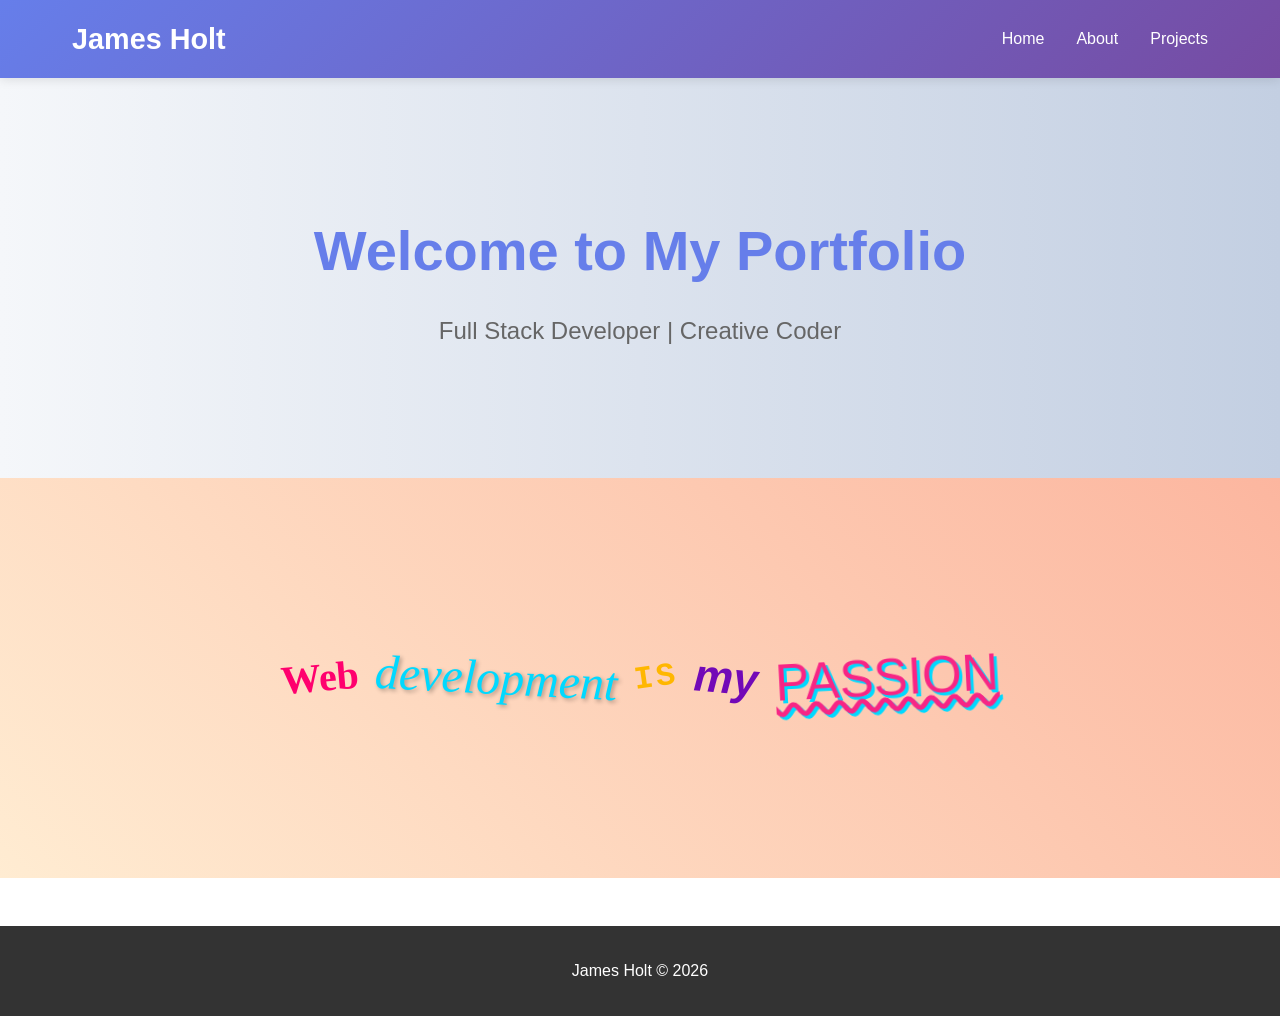
<file: index.html>
<!DOCTYPE html>
<html>
    <head>
        <meta charset="utf-8">
        <meta name="viewport" content="width=device-width">
        <meta name="description" content="jameswholt.com">
        <meta name="author" content="James Holt">
        <title>James Holt | Home</title> 
        <link rel="stylesheet" href="./css/style.css">
    </head>
    <body>
        <header>
            <nav class="navbar">
                <div class="logo">James Holt</div>
                <ul class="nav-links">
                    <li><a href="#home">Home</a></li>
                    <li><a href="#about">About</a></li>
                    <li><a href="#projects">Projects</a></li>
                </ul>
            </nav>
        </header>

        <main>
            <section class="hero">
                <h1>Welcome to My Portfolio</h1>
                <p>Full Stack Developer | Creative Coder</p>
            </section>

            <section class="passion">
                <div class="passion-text">
                    <span class="passion-word" style="color: #FF006E; font-family: 'Comic Sans MS'; font-size: 2.5rem; font-weight: bold; transform: rotate(-5deg);">Web</span>
                    <span class="passion-word" style="color: #00D9FF; font-family: 'Georgia', serif; font-size: 3rem; font-style: italic; transform: rotate(3deg); text-shadow: 2px 2px 4px rgba(0,0,0,0.3);">development</span>
                    <span class="passion-word" style="color: #FFB700; font-family: 'Courier New', monospace; font-size: 2rem; font-weight: 900; text-transform: uppercase; transform: rotate(-8deg); letter-spacing: 3px;">is</span>
                    <span class="passion-word" style="color: #7209B7; font-family: 'Trebuchet MS', sans-serif; font-size: 2.8rem; font-weight: bold; transform: skewX(-10deg) rotate(5deg);">my</span>
                    <span class="passion-word" style="color: #F72585; font-family: 'Impact', sans-serif; font-size: 3.2rem; transform: rotate(-3deg); text-decoration: underline wavy; filter: drop-shadow(3px 3px 0px #00D9FF);">PASSION</span>
                </div>
            </section>
        </main>

        <footer>
            <p>James Holt &copy; 2026</p>
        </footer>
    </body>
</html>
</file>
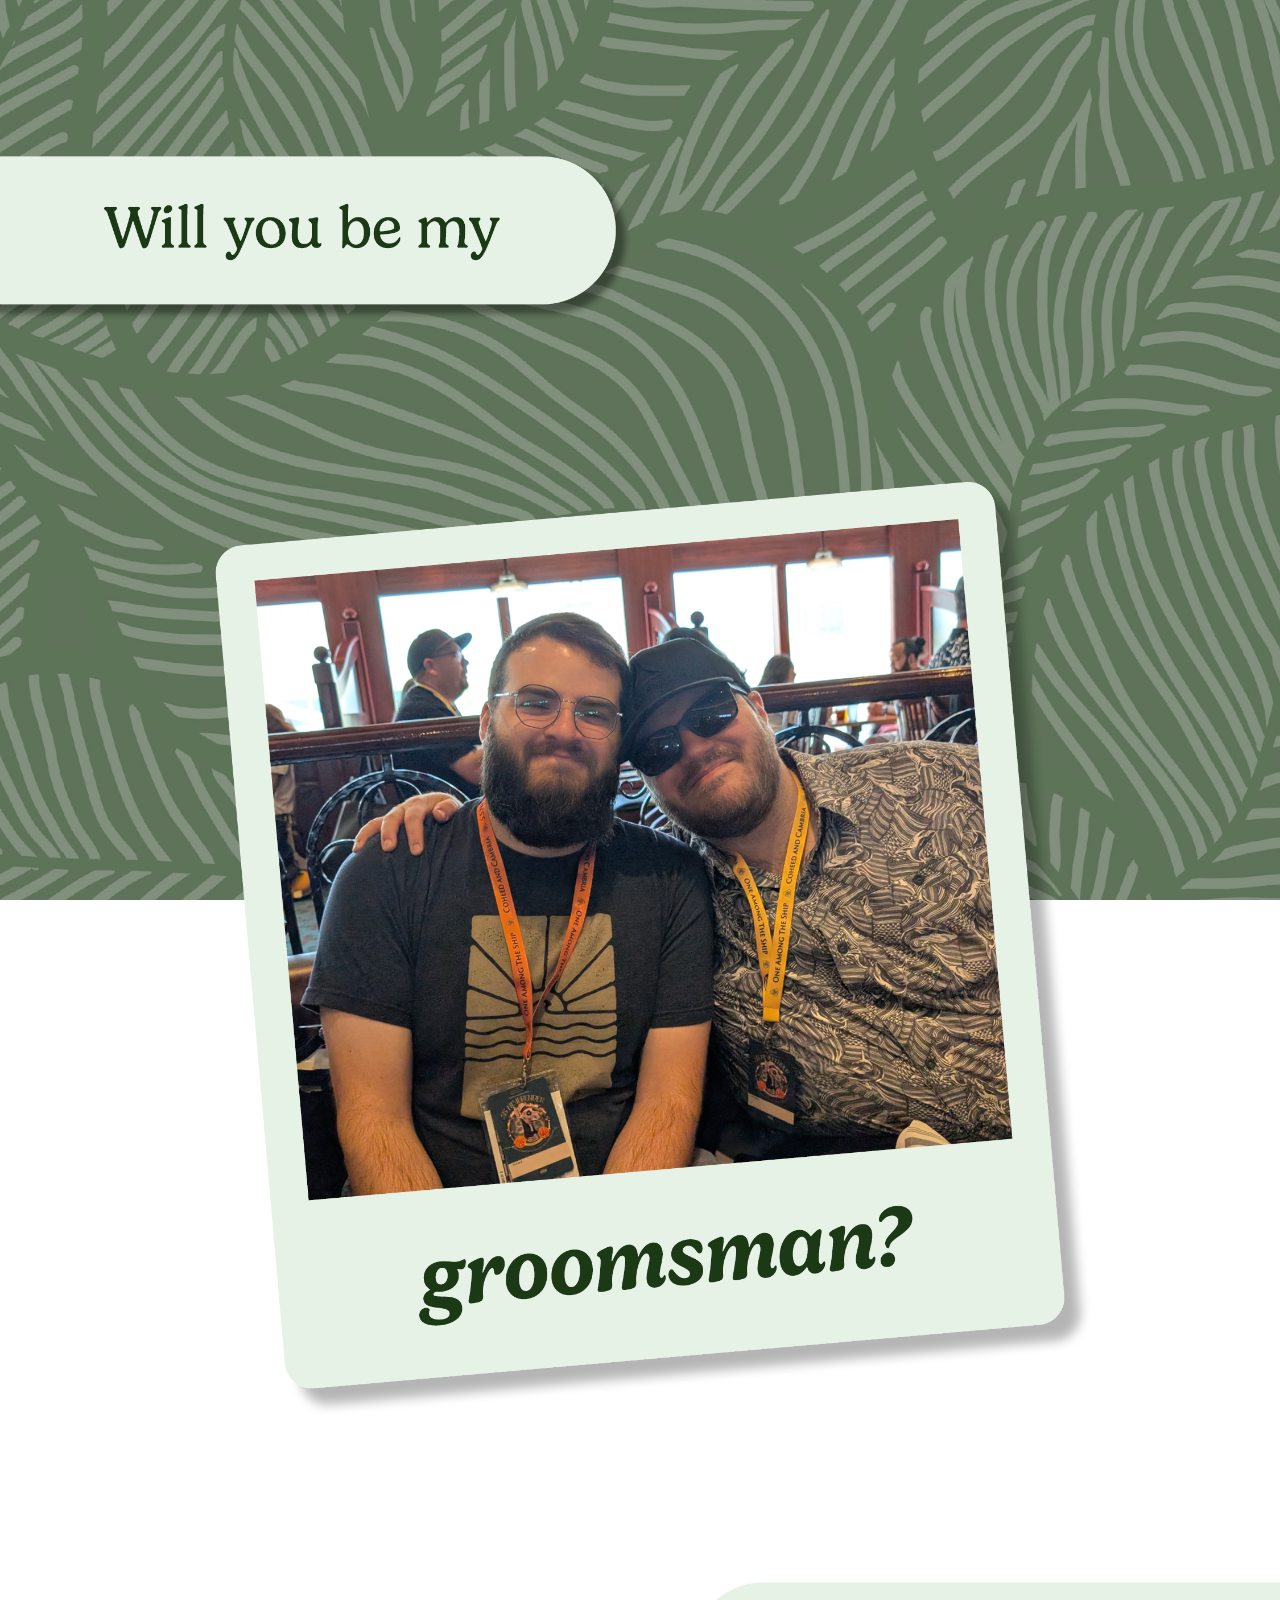
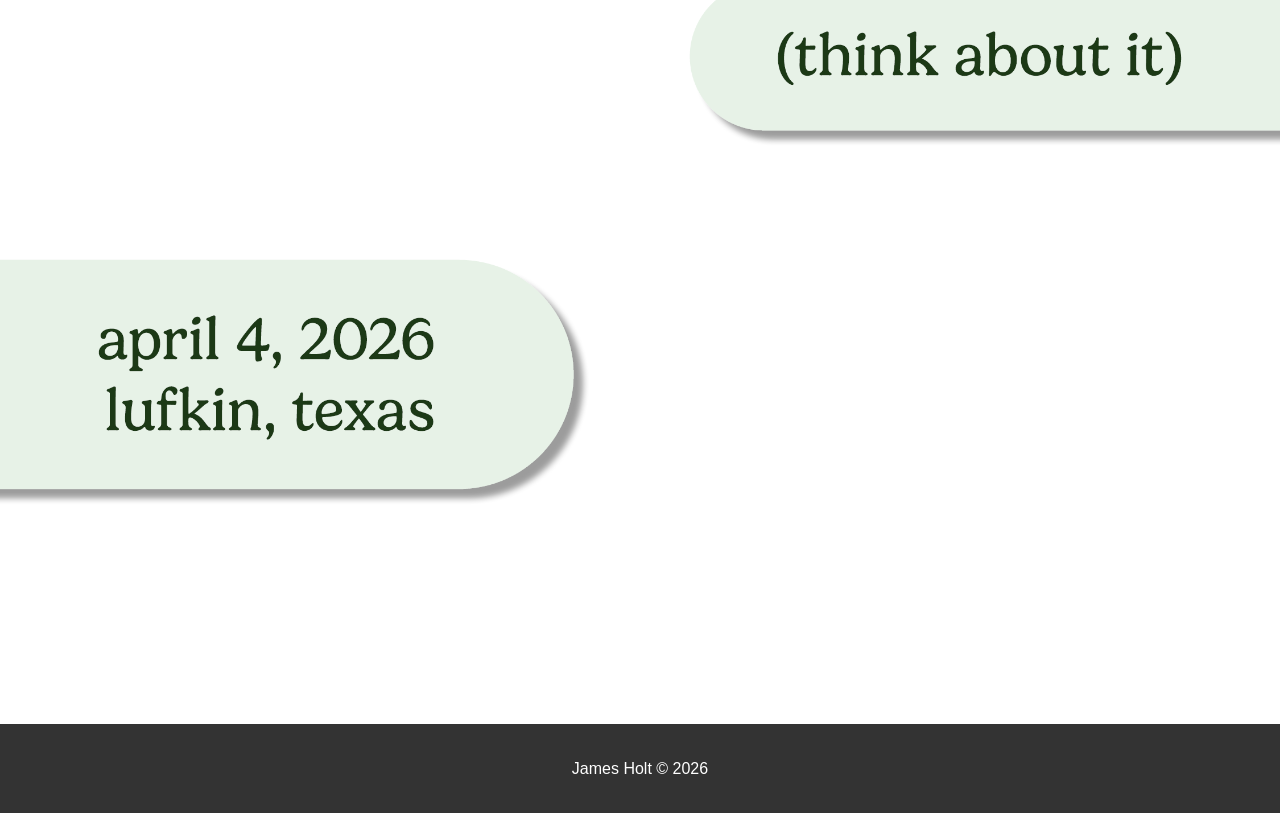
<file: groomsmen/chris.html>
<!DOCTYPE html>
<html>

<head>
    <meta charset="uft-8">
    <meta name="viewport" content="width=device-width, initial-scale=1.0">
    <meta name="description" content="jameswholt.com">
    <meta name="author" content="James Holt">
    <title>Groomsmen | Chris</title>
    <link rel="stylesheet" href="../css/style.css">
</head>

<body class="groomsmen-page">
    <div class="image-container">
        <img src="../img/Groomsmen_Chris.png" alt="Chris">
    </div>

    <footer>
        <p>James Holt &copy; 2026</p>
    </footer>
</body>

</html>
</file>
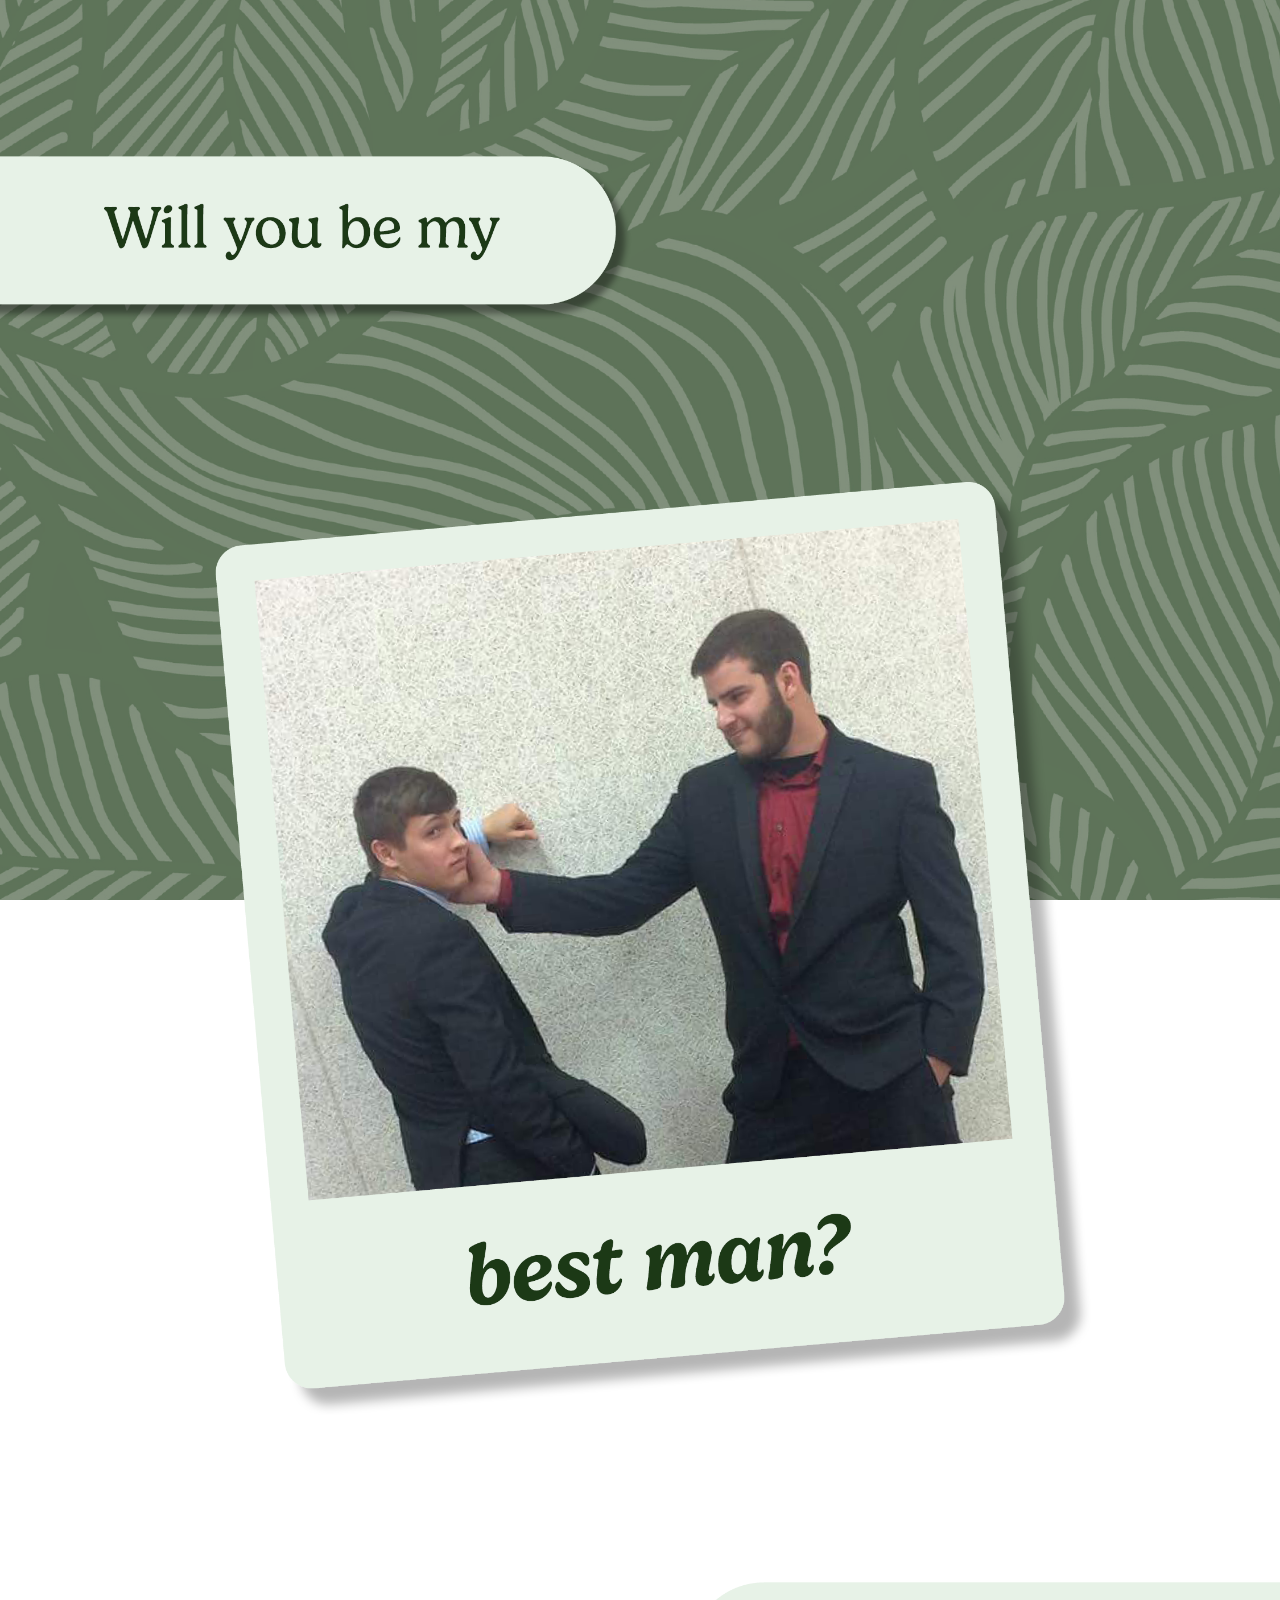
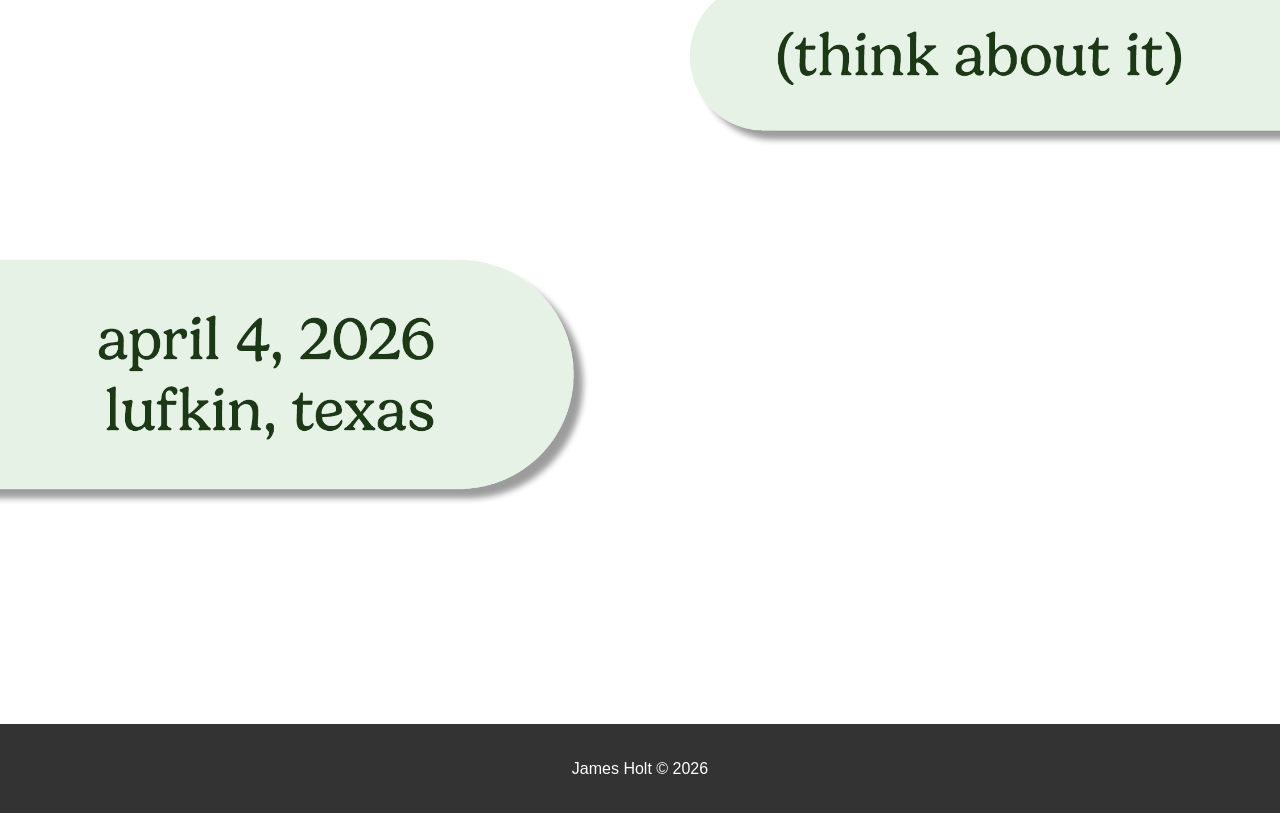
<file: groomsmen/dillon.html>
<!DOCTYPE html>
<html>

<head>
    <meta charset="uft-8">
    <meta name="viewport" content="width=device-width, initial-scale=1.0">
    <meta name="description" content="jameswholt.com">
    <meta name="author" content="James Holt">
    <title>Groomsmen | Dillon</title>
    <link rel="stylesheet" href="../css/style.css">
</head>

<body class="groomsmen-page">
    <div class="image-container">
        <img src="../img/Groomsmen_Dillon.png" alt="Dillon">
    </div>

    <footer>
        <p>James Holt &copy; 2026</p>
    </footer>
</body>

</html>
</file>
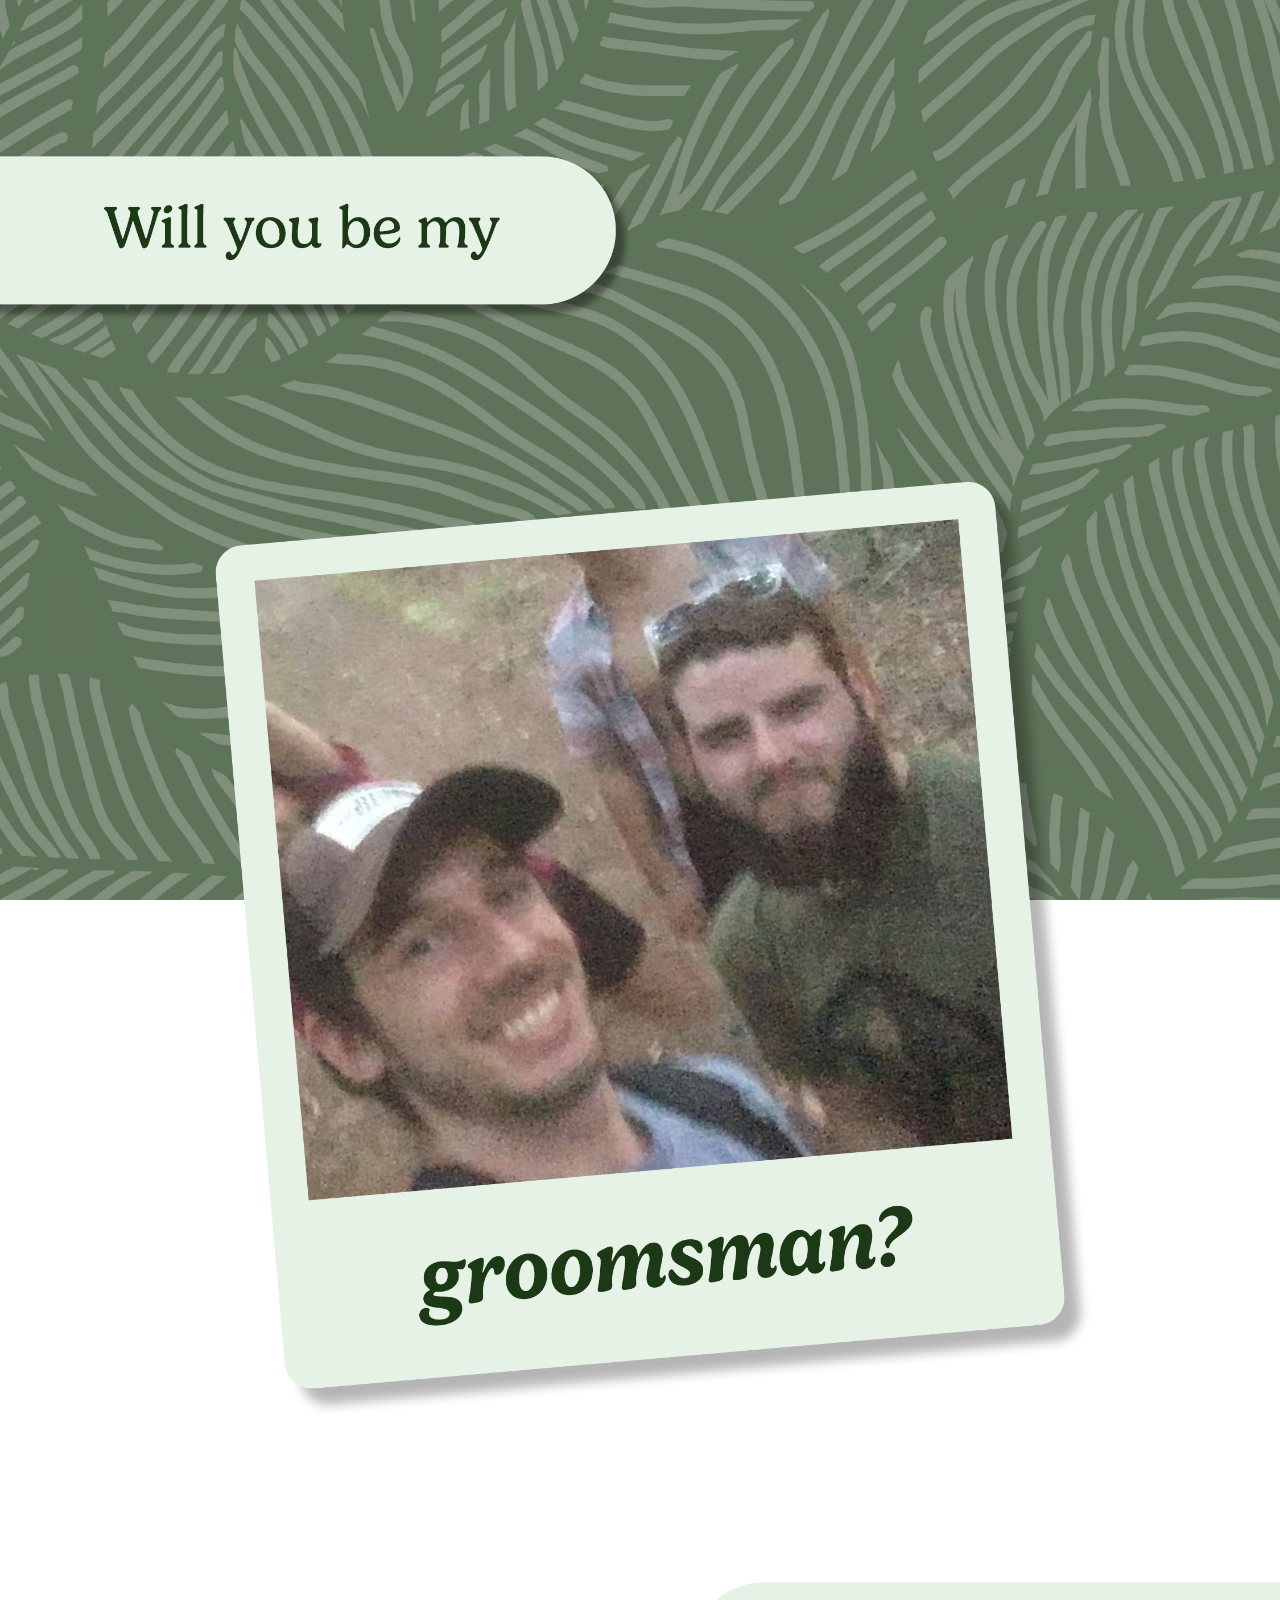
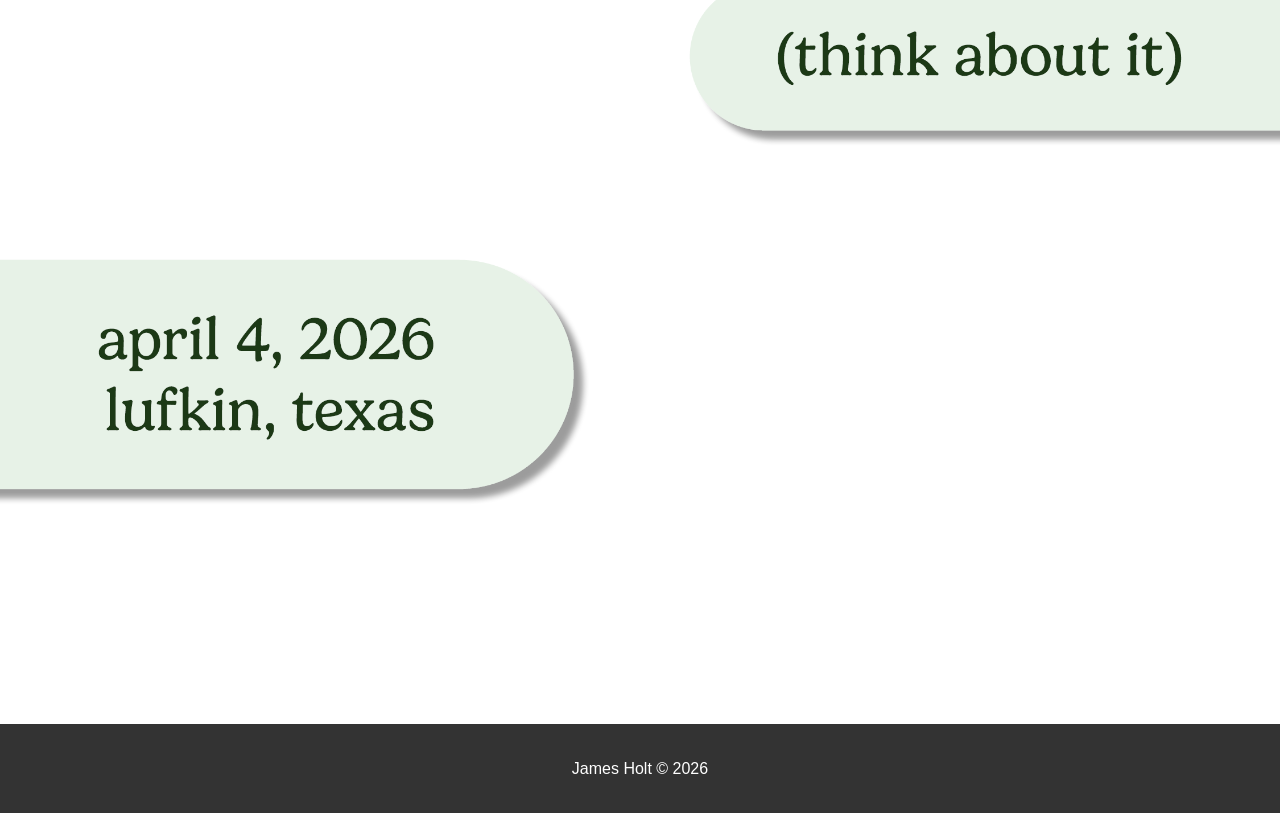
<file: groomsmen/kwayde.html>
<!DOCTYPE html>
<html>

<head>
    <meta charset="uft-8">
    <meta name="viewport" content="width=device-width, initial-scale=1.0">
    <meta name="description" content="jameswholt.com">
    <meta name="author" content="James Holt">
    <title>Groomsmen | Kwayde</title>
    <link rel="stylesheet" href="../css/style.css">
</head>

<body class="groomsmen-page">
    <div class="image-container">
        <img src="../img/Groomsmen_Kwayde.png" alt="Kwayde">
    </div>

    <footer>
        <p>James Holt &copy; 2026</p>
    </footer>
</body>

</html>
</file>
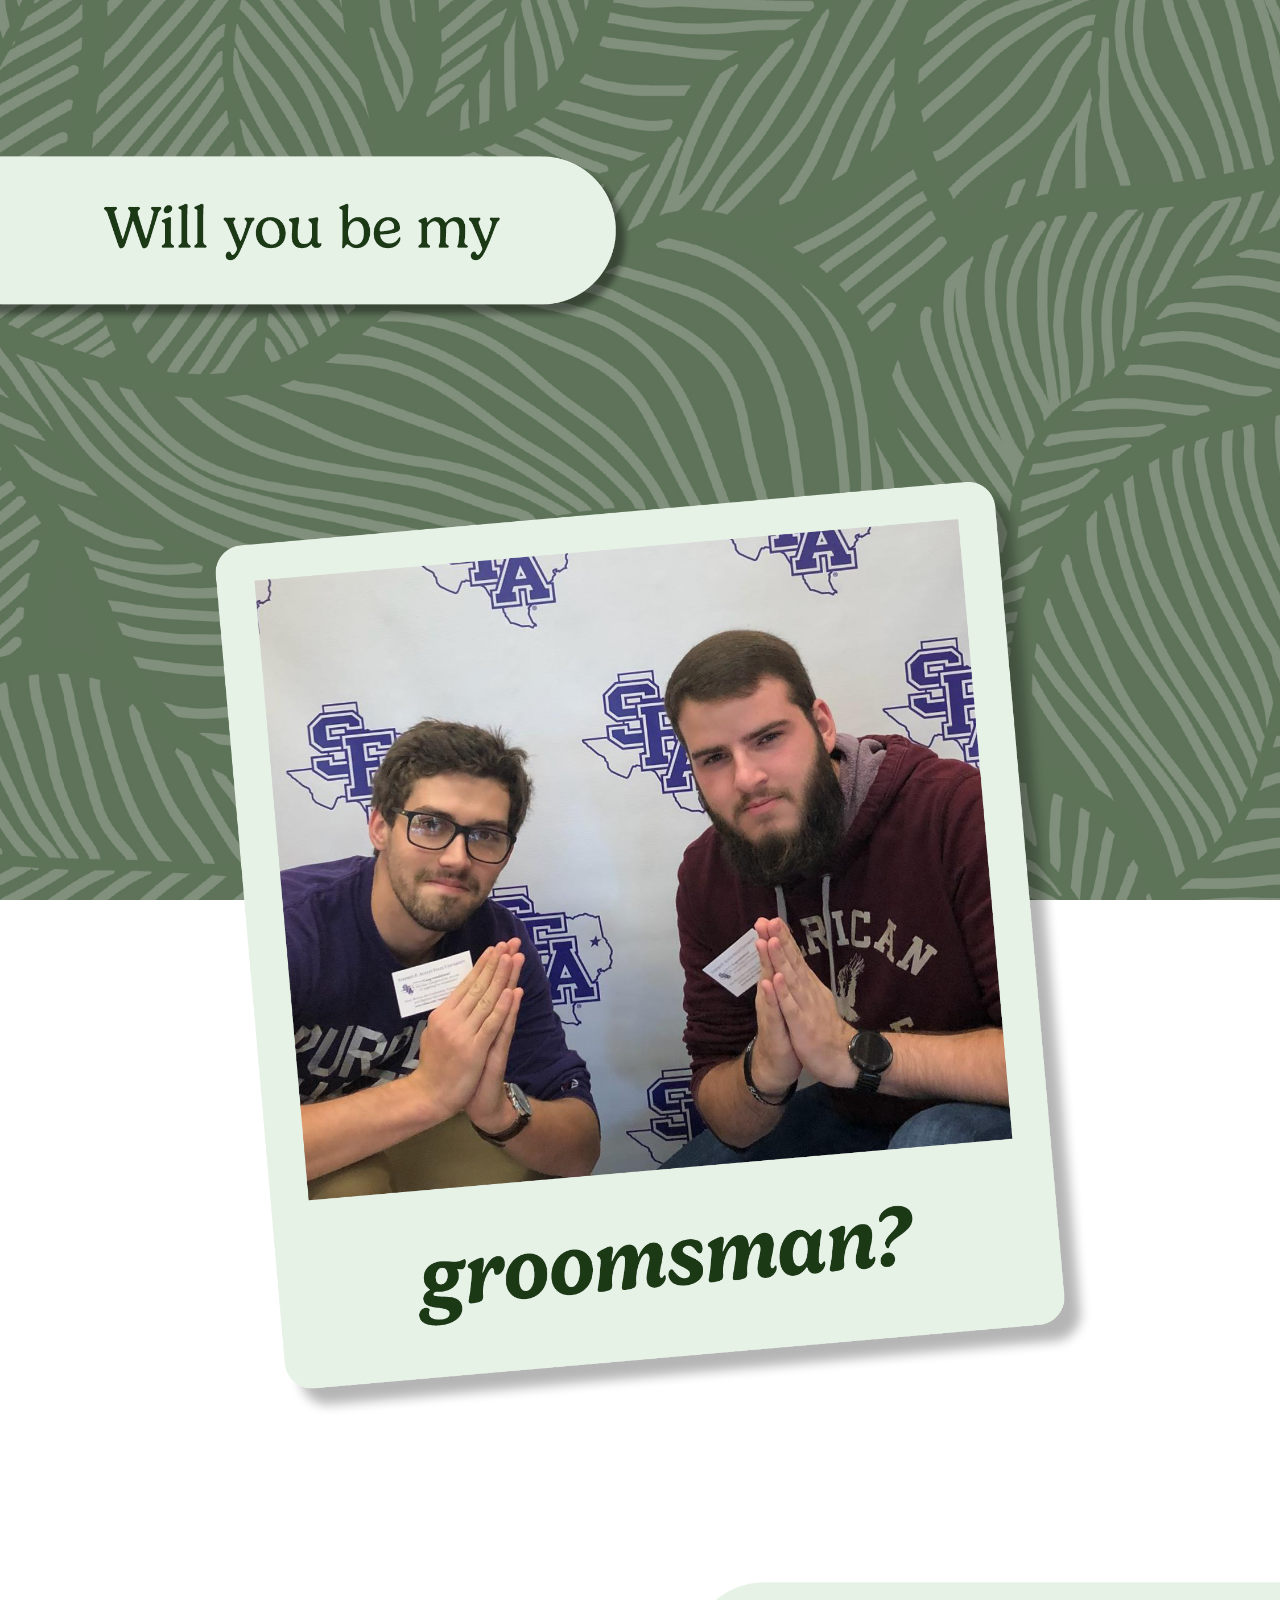
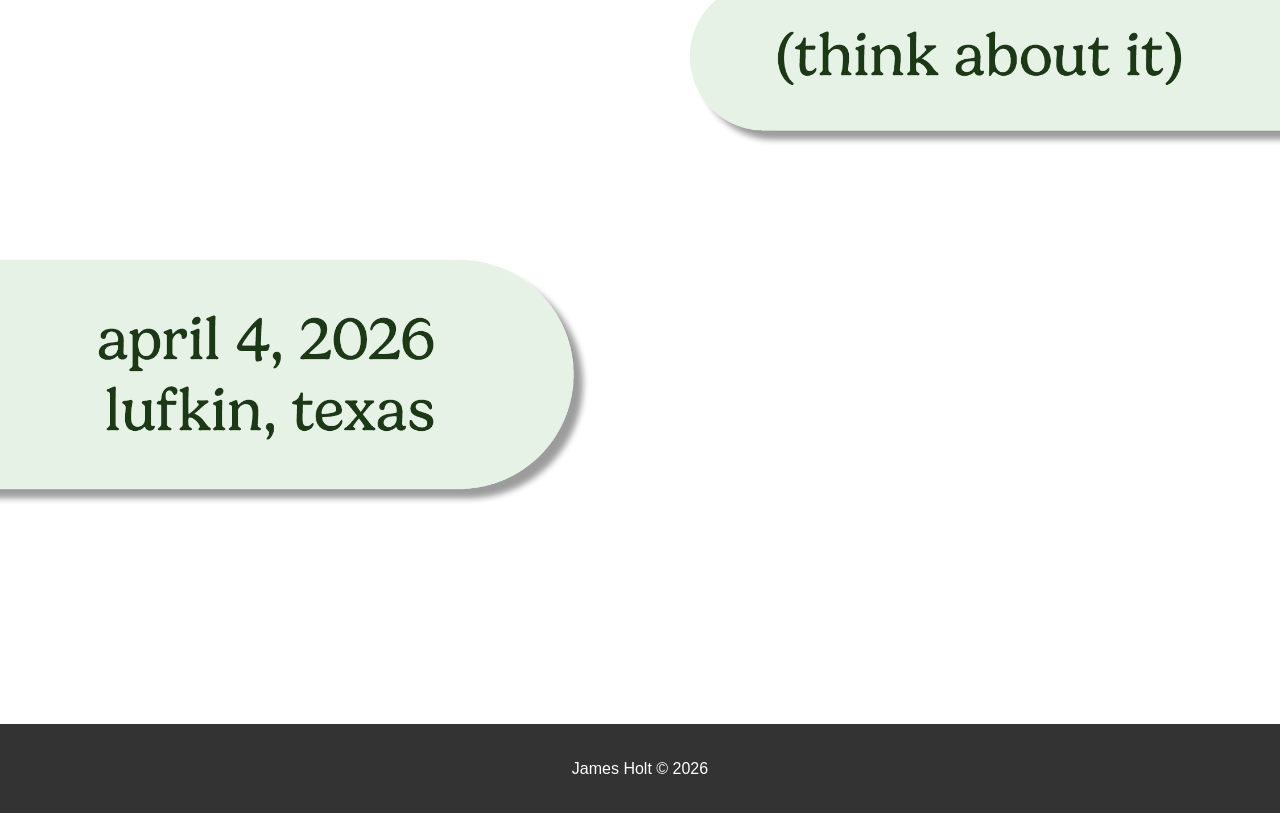
<file: groomsmen/luke.html>
<!DOCTYPE html>
<html>

<head>
    <meta charset="uft-8">
    <meta name="viewport" content="width=device-width, initial-scale=1.0">
    <meta name="description" content="jameswholt.com">
    <meta name="author" content="James Holt">
    <title>Groomsmen | Luke</title>
    <link rel="stylesheet" href="../css/style.css">
</head>

<body class="groomsmen-page">
    <div class="image-container">
        <img src="../img/Groomsmen_Luke.png" alt="Luke">
    </div>

    <footer>
        <p>James Holt &copy; 2026</p>
    </footer>
</body>

</html>
</file>
<file: css/style.css>
* {
    margin: 0;
    padding: 0;
    box-sizing: border-box;
}

body {
    font-family: 'Segoe UI', Tahoma, Geneva, Verdana, sans-serif;
    line-height: 1.6;
    color: #333;
    display: flex;
    flex-direction: column;
    min-height: 100vh;
}

/* Header & Navigation */
header {
    background: linear-gradient(135deg, #667eea 0%, #764ba2 100%);
    padding: 1rem 0;
    box-shadow: 0 2px 10px rgba(0,0,0,0.1);
    position: sticky;
    top: 0;
    z-index: 100;
}

.navbar {
    display: flex;
    justify-content: space-between;
    align-items: center;
    max-width: 1200px;
    margin: 0 auto;
    padding: 0 2rem;
}

.logo {
    font-size: 1.8rem;
    font-weight: bold;
    color: white;
}

.nav-links {
    display: flex;
    list-style: none;
    gap: 2rem;
}

.nav-links a {
    color: white;
    text-decoration: none;
    transition: opacity 0.3s;
}

.nav-links a:hover {
    opacity: 0.8;
}

/* Hero Section */
.hero {
    background: linear-gradient(to right, #f5f7fa 0%, #c3cfe2 100%);
    padding: 8rem 2rem;
    text-align: center;
}

.hero h1 {
    font-size: 3.5rem;
    margin-bottom: 1rem;
    color: #667eea;
}

.hero p {
    font-size: 1.5rem;
    color: #666;
}

/* Passion Section - Intentionally Chaotic */
.passion {
    background: linear-gradient(45deg, #ffecd2 0%, #fcb69f 100%);
    padding: 6rem 2rem;
    text-align: center;
    min-height: 400px;
    display: flex;
    align-items: center;
    justify-content: center;
}

.passion-text {
    display: flex;
    flex-wrap: wrap;
    gap: 1rem;
    justify-content: center;
    align-items: center;
    animation: pulse 2s ease-in-out infinite;
}

.passion-word {
    display: inline-block;
    animation: bounce 1.5s ease-in-out infinite;
}

.passion-word:nth-child(1) { animation-delay: 0s; }
.passion-word:nth-child(2) { animation-delay: 0.1s; }
.passion-word:nth-child(3) { animation-delay: 0.2s; }
.passion-word:nth-child(4) { animation-delay: 0.3s; }
.passion-word:nth-child(5) { animation-delay: 0.4s; }

@keyframes bounce {
    0%, 100% { transform: translateY(0); }
    50% { transform: translateY(-20px); }
}

@keyframes pulse {
    0%, 100% { filter: brightness(1); }
    50% { filter: brightness(1.1); }
}

main {
    flex: 1;
}

/* Footer */
footer {
    background: #333;
    color: white;
    text-align: center;
    padding: 2rem;
    margin-top: 3rem;
}

/* Desktop: Image scrollable */
@media (min-width: 769px) {
    .image-container {
        width: 100%;
        display: flex;
        justify-content: center;
    }

    .image-container img {
        width: auto;
        height: auto;
        max-width: 100%;
    }
}

/* Mobile: Image fills screen */
@media (max-width: 768px) {
    .image-container {
        width: 100%;
        height: 100vh;
        display: flex;
        justify-content: center;
        align-items: center;
        overflow: hidden;
    }

    .image-container img {
        width: 100%;
        height: 100%;
        object-fit: contain;
    }

    .groomsmen-page html {
        height: auto;
    }

    .groomsmen-page body {
        height: auto;
    }
}

/* Groomsmen Pages */
body.groomsmen-page {
    background-image: url('../img/GroomsmenBackground.png');
    background-size: cover;
    background-position: center;
    background-attachment: fixed;
}
</file>
